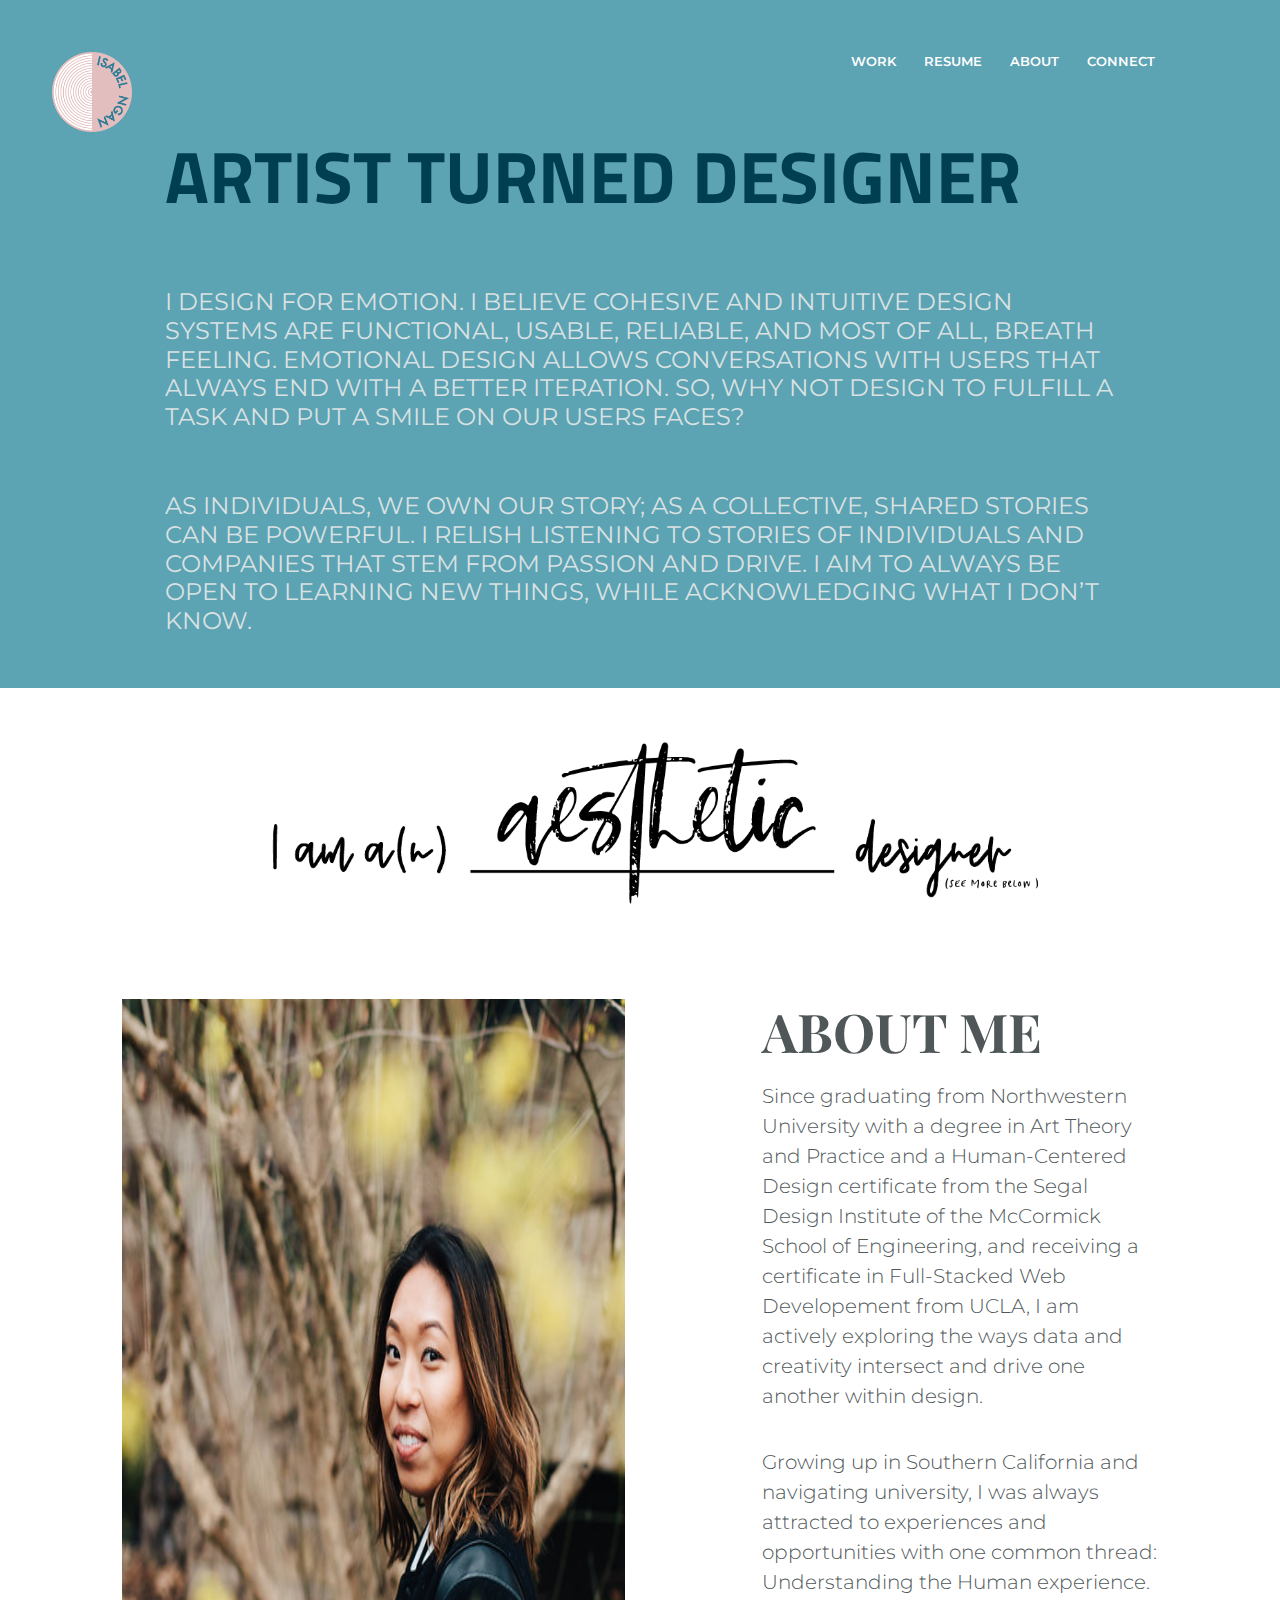
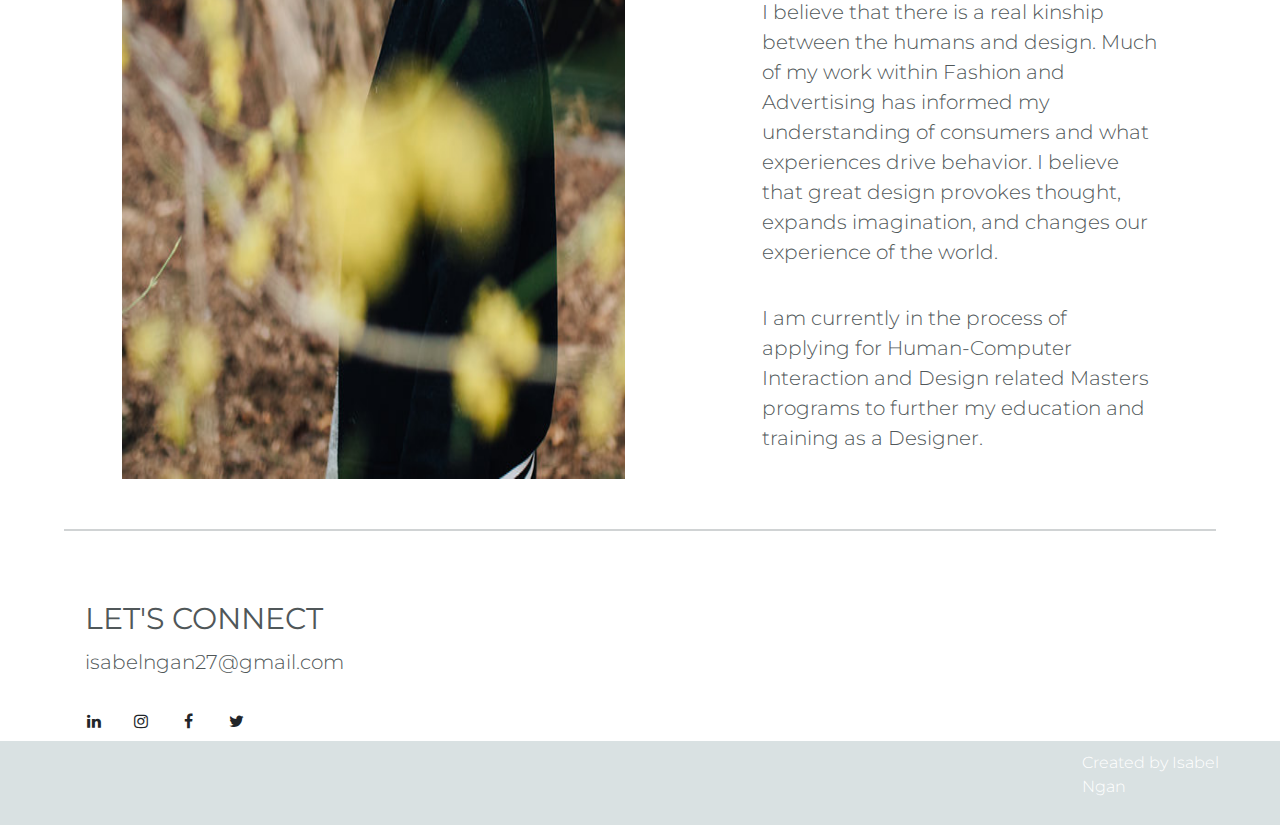
<file: index.html>
<!DOCTYPE html>
<html lang="en-us">

<header>
    <title>Isabel Ngan | About</title>
    <link rel="stylesheet" href="https://stackpath.bootstrapcdn.com/bootstrap/4.3.1/css/bootstrap.min.css"
        integrity="sha384-ggOyR0iXCbMQv3Xipma34MD+dH/1fQ784/j6cY/iJTQUOhcWr7x9JvoRxT2MZw1T" crossorigin="anonymous">
    <link rel="stylesheet" href="https://maxcdn.bootstrapcdn.com/font-awesome/4.5.0/css/font-awesome.min.css">
    <link rel="stylesheet" type="text/css" href="inganstyle.css">


    <!-----Font Links----->
    <!--Header font-->
    <link href="https://fonts.googleapis.com/css?family=Montserrat:800&display=swap" rel="stylesheet">
    <!--Body/Title3 Font-->
    <link href="https://fonts.googleapis.com/css?family=Montserrat:300,400,500&display=swap" rel="stylesheet">
    <!--Title2 Font-->
    <link href="https://fonts.googleapis.com/css?family=Playfair+Display:400,700&display=swap" rel="stylesheet">
    <!--Title1 Font-->
    <link href="https://fonts.googleapis.com/css?family=Titillium+Web:900&display=swap" rel="stylesheet">
</header>

<body>

    <!--Header-->
    <header class='container-fluid header'>

        <!--Navigation-->
        <nav class='row'>
            <!--Logo-->
            <div class='col-sm-3 col-lg-2'><img src="design logo_website.png" id="logo" alt="Isabel Ngan"></div>
            <!--Space-->
            <div class='col-sm-1 col-lg-6'></div>
            <div class='col-sm-8 col-lg-4'>
                <div class='row'>
                    <a href="https://ingan274.github.io/Bootstrap-Portfolio/work.html" class='list-inline-item'>
                        <div class='menu col-sm-3 col-lg-3'>WORK</div>
                    </a>
                    <a href="https://ingan274.github.io/Bootstrap-Portfolio/resume.html" class='list-inline-item'>
                        <div class='menu col-sm-3 col-lg-3'>RESUME</div>
                    </a>
                    <a href="https://ingan274.github.io/Bootstrap-Portfolio/" class='list-inline-item'>
                        <div class='menu col-sm-3 col-lg-3'>ABOUT</div>
                    </a>
                    <a href="https://ingan274.github.io/Bootstrap-Portfolio/connect.html" class='list-inline-item'>
                        <div class='menu col-sm-3 col-lg-3'>CONNECT</div>
                    </a>
                </div>
            </div>
        </nav>

        <!--Intro Txt-->
        <section class='container-fluid'>
            <div class='row'>
                <div class='col-1'></div>
                <h1 class='col aboutheadtitle'>Artist turned Designer</h1>
                <div class='col-1'></div>
            </div>
            <div class='row'>
                <div class='col-1'></div>
                <div class='col'>
                    <h3 class='headbody'>I design for emotion. I believe cohesive and intuitive design systems are
                        functional,
                        usable, reliable,
                        and most of all, breath feeling. Emotional design allows conversations with users that always
                        end with a
                        better iteration. So, why not design to fulfill a task and put a smile on our users faces?</h3>

                    <h3 class='headbody'>As individuals, we own our story; as a collective, shared stories can be
                        powerful. I
                        relish listening to
                        stories of individuals and companies that stem from passion and drive. I aim to always be open
                        to
                        learning new things, while acknowledging what I don’t know.</h3>
                </div>
                <div class='col-1'></div>
            </div>
        </section>
    </header>

    <!--Top GIF-->
    <section class='container-fluid'>
        <div class='row'>
            <div class='col-lg-1'></div>
            <img class='col-lg-10 col-sm-12 img-responsive' src="about-image/Design.gif" alt="I Am A Designer">
            <div class='col-lg-1'></div>
        </div>
    </section>

    <div class='backsection container-fluid'>
        <div class='row'>
            <div class='col-lg-1 col-md-1 col-sm-0'></div>
            <img class='col-lg-5 col-md-10 col-sm-12 img-responsive' src="about-image/websiteprofile.png"
                alt="Isabel Ngan">
            <div class='col-lg-1 col-sm-0 col-md-1'></div>
            <!--Background-->
            <div class='col-lg-4 col-sm-12 col-md-12'>
                <h2 id='backtitle'>About Me</h2>
                <p class='backbody'>Since graduating from Northwestern University with a degree in Art Theory and
                    Practice
                    and a Human-Centered Design certificate from the Segal Design Institute of the McCormick School of
                    Engineering, and receiving a certificate in Full-Stacked Web Developement from UCLA, I am actively
                    exploring the ways data and creativity intersect and drive one another within design. </p>

                <p class='backbody'>Growing up in Southern California and navigating university, I was always attracted
                    to
                    experiences and opportunities with one common thread: <span id='focus'>Understanding the Human
                        experience. </span> I believe that there is a real kinship between the humans and design. Much
                    of my
                    work within Fashion and Advertising has informed my understanding of consumers and what experiences
                    drive behavior. I believe that great design provokes thought, expands imagination, and changes our
                    experience of the world.</p>

                <p class='backbody'>I am currently in the process of applying for Human-Computer Interaction and Design
                    related
                    Masters programs to
                    further my education and training as a Designer.</p>
            </div>
            <div class='col-1'></div>
        </div>
    </div>

    <!--Let's Connect-->
    <section class='connect containter'>
        <div class='hline row'></div>
        <div class='container'>
            <div class='row'>
                <h3 class='col'>Let's Connect</h3>
                <div class='col-9'></div>
            </div>
            <div class='row'>
                <p class='col'>isabelngan27@gmail.com</p>
                <div class='col-9'></div>
            </div>
            <div class='row'>
                <!--Linkedin-->
                <a class="col btn btn-social-icon btn-linkedin">
                    <span class="fa fa-linkedin"></span>
                </a>
                <!--Instagram-->
                <a class="col btn btn-social-icon btn-instagram">
                    <span class="fa fa-instagram"></span>
                </a>
                <!--Facebook-->
                <a class="col btn btn-social-icon btn-facebook">
                    <span class="fa fa-facebook"></span>
                </a>
                <!--Twitter-->
                <a class="col btn btn-social-icon btn-twitter">
                    <span class="fa fa-twitter"></span>
                </a>
                <div class='col-md-10'></div>
            </div>
        </div>
    </section>

    <!--Footer-->
    <footer class="footer container-fluid">
        <secion class='row'>
            <div class='col-10'></div>
            <p class='footbody col-2'>Created by Isabel Ngan</p>
        </secion>
    </footer>

</body>

</html>
</file>
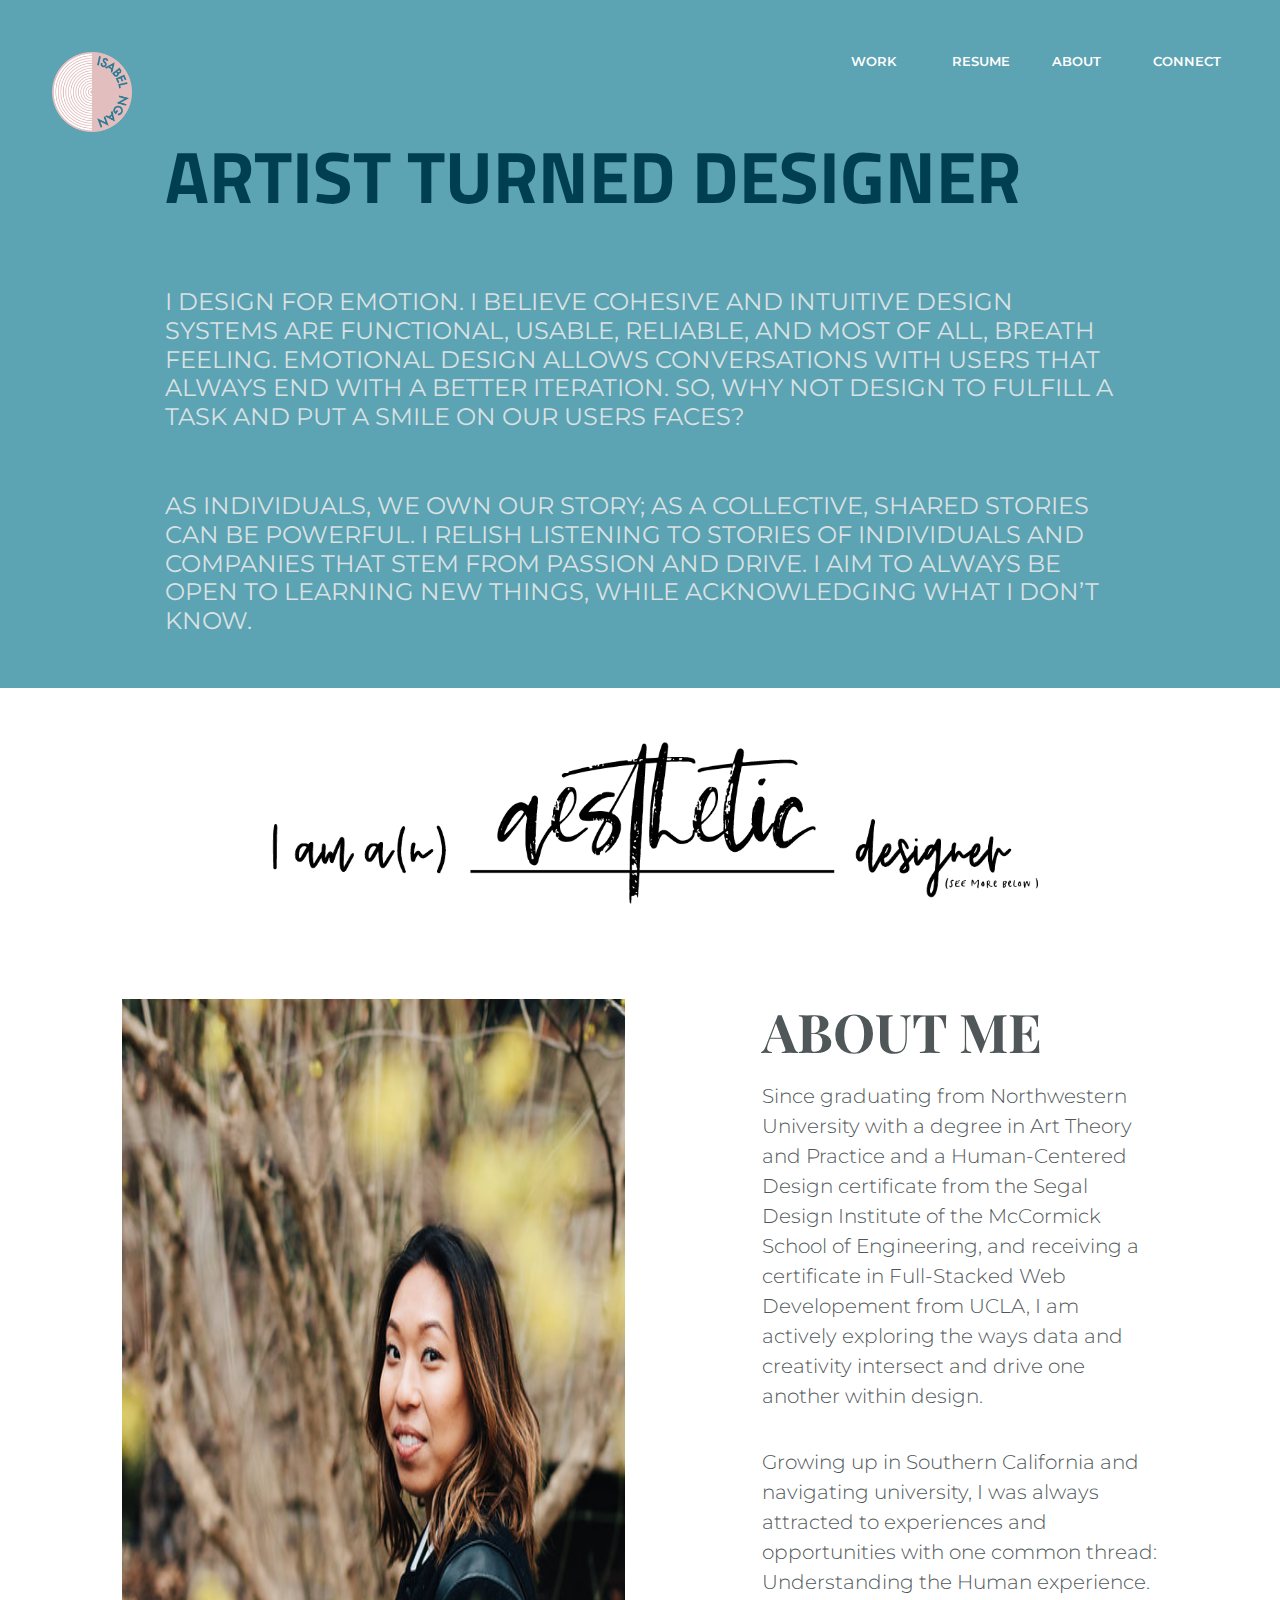
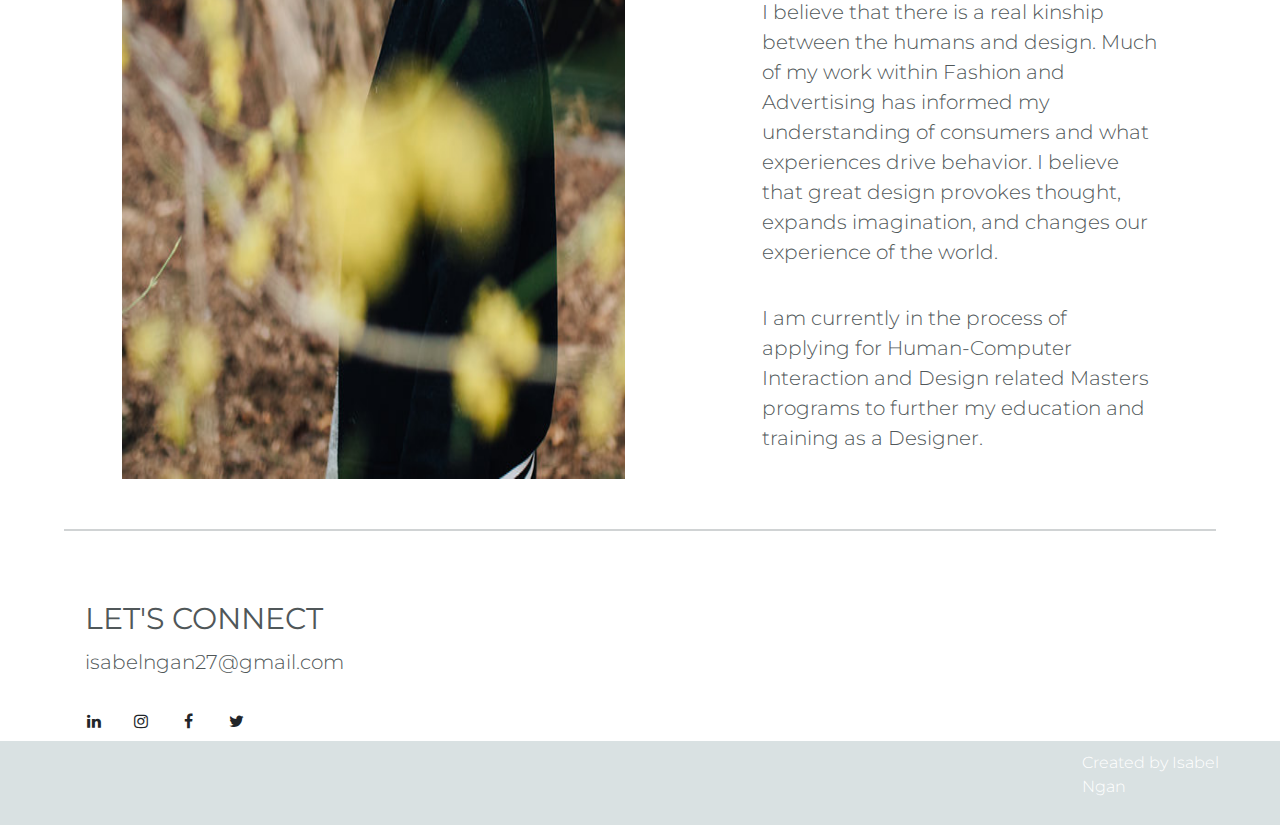
<file: about.html>
<!DOCTYPE html>
<html lang="en-us">

<header>
    <title>Isabel Ngan | About</title>
    <link rel="stylesheet" href="https://stackpath.bootstrapcdn.com/bootstrap/4.3.1/css/bootstrap.min.css"
        integrity="sha384-ggOyR0iXCbMQv3Xipma34MD+dH/1fQ784/j6cY/iJTQUOhcWr7x9JvoRxT2MZw1T" crossorigin="anonymous">
    <link rel="stylesheet" href="https://maxcdn.bootstrapcdn.com/font-awesome/4.5.0/css/font-awesome.min.css">
    <link rel="stylesheet" type="text/css" href="inganstyle.css">


    <!-----Font Links----->
    <!--Header font-->
    <link href="https://fonts.googleapis.com/css?family=Montserrat:800&display=swap" rel="stylesheet">
    <!--Body/Title3 Font-->
    <link href="https://fonts.googleapis.com/css?family=Montserrat:300,400,500&display=swap" rel="stylesheet">
    <!--Title2 Font-->
    <link href="https://fonts.googleapis.com/css?family=Playfair+Display:400,700&display=swap" rel="stylesheet">
    <!--Title1 Font-->
    <link href="https://fonts.googleapis.com/css?family=Titillium+Web:900&display=swap" rel="stylesheet">
</header>

<body>

    <!--Header-->
    <header class='container-fluid header'>

        <!--Navigation-->
        <nav class='row'>
            <!--Logo-->
            <div class='col-sm-3 col-lg-2'><img src="design logo_website.png" id="logo" alt="Isabel Ngan"></div>
            <!--Space-->
            <div class='col-sm-1 col-lg-6'></div>
            <div class='col-sm-8 col-lg-4'>
                <div class='row'>
                    <div class='menu col-sm-3 col-lg-3'>WORK</div>
                    <div class='menu col-sm-3 col-lg-3'>RESUME</div>
                    <div class='menu col-sm-3 col-lg-3'>ABOUT</div>
                    <div class='menu col-sm-3 col-lg-3'>CONNECT</div>
                </div>
            </div>
        </nav>

        <!--Intro Txt-->
        <section class='container-fluid'>
            <div class='row'>
                <div class='col-1'></div>
                <h1 class='col aboutheadtitle'>Artist turned Designer</h1>
                <div class='col-1'></div>
            </div>
            <div class='row'>
                <div class='col-1'></div>
                <div class='col'>
                    <h3 class='headbody'>I design for emotion. I believe cohesive and intuitive design systems are
                        functional,
                        usable, reliable,
                        and most of all, breath feeling. Emotional design allows conversations with users that always
                        end with a
                        better iteration. So, why not design to fulfill a task and put a smile on our users faces?</h3>

                    <h3 class='headbody'>As individuals, we own our story; as a collective, shared stories can be
                        powerful. I
                        relish listening to
                        stories of individuals and companies that stem from passion and drive. I aim to always be open
                        to
                        learning new things, while acknowledging what I don’t know.</h3>
                </div>
                <div class='col-1'></div>
            </div>
        </section>
    </header>

    <!--Top GIF-->
    <section class='container-fluid'>
        <div class='row'>
        <div class='col-lg-1'></div>
        <img class='col-lg-10 col-sm-12' src="about-image/Design.gif" alt="I Am A Designer">
        <div class='col-lg-1'></div>
    </div>
    </section>

    <div class='backsection container-fluid'>
        <div class='row'>
            <div class='col-1'></div>
            <img class='col-5' src="about-image/websiteprofile.png" alt="Isabel Ngan">
            <div class='col-1'></div>
            <!--Background-->
            <div class='col-4'>
                <h2 id='backtitle'>About Me</h2>
                <p class='backbody'>Since graduating from Northwestern University with a degree in Art Theory and
                    Practice
                    and a Human-Centered Design certificate from the Segal Design Institute of the McCormick School of
                    Engineering, and receiving a certificate in Full-Stacked Web Developement from UCLA, I am actively
                    exploring the ways data and creativity intersect and drive one another within design. </p>

                <p class='backbody'>Growing up in Southern California and navigating university, I was always attracted
                    to
                    experiences and opportunities with one common thread: <span id='focus'>Understanding the Human
                        experience. </span> I believe that there is a real kinship between the humans and design. Much
                    of my
                    work within Fashion and Advertising has informed my understanding of consumers and what experiences
                    drive behavior. I believe that great design provokes thought, expands imagination, and changes our
                    experience of the world.</p>

                <p class='backbody'>I am currently in the process of applying for Human-Computer Interaction and Design
                    related
                    Masters programs to
                    further my education and training as a Designer.</p>
            </div>
            <div class='col-1'></div>
        </div>
    </div>

    <!--Let's Connect-->
    <section class='connect containter'>
        <div class='hline row'></div>
        <div class='container'>
            <div class='row'>
                <h3 class='col'>Let's Connect</h3>
                <div class='col-9'></div>
            </div>
            <div class='row'>
                <p class='col'>isabelngan27@gmail.com</p>
                <div class='col-9'></div>
            </div>
            <div class='row'>
                <!--Linkedin-->
                <a class="col btn btn-social-icon btn-linkedin">
                    <span class="fa fa-linkedin"></span>
                </a>
                <!--Instagram-->
                <a class="col btn btn-social-icon btn-instagram">
                    <span class="fa fa-instagram"></span>
                </a>
                <!--Facebook-->
                <a class="col btn btn-social-icon btn-facebook">
                    <span class="fa fa-facebook"></span>
                </a>
                <!--Twitter-->
                <a class="col btn btn-social-icon btn-twitter">
                    <span class="fa fa-twitter"></span>
                </a>
                <div class='col-md-10'></div>
            </div>
        </div>
    </section>

    <!--Footer-->
    <footer class="footer container-fluid">
        <secion class='row'>
            <div class='col-10'></div>
            <p class='footbody col-2'>Created by Isabel Ngan</p>
        </secion>
    </footer>

</body>

</html>
</file>
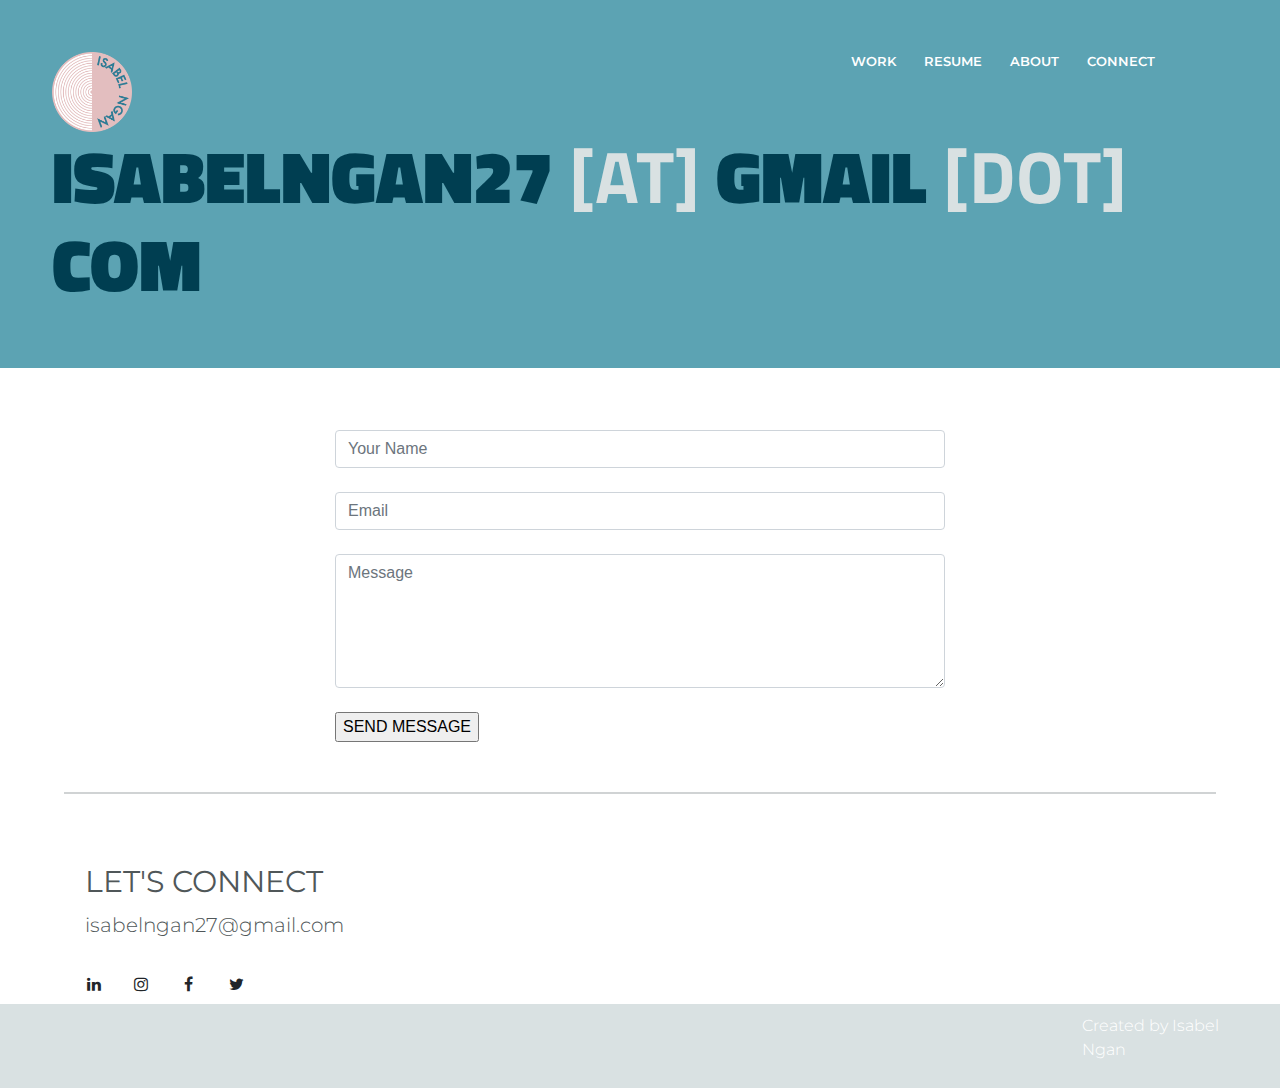
<file: connect.html>
<!DOCTYPE html>
<html lang="en-us">

<header>
    <title>Isabel Ngan | Contact</title>
    <link rel="stylesheet" href="https://stackpath.bootstrapcdn.com/bootstrap/4.3.1/css/bootstrap.min.css"
        integrity="sha384-ggOyR0iXCbMQv3Xipma34MD+dH/1fQ784/j6cY/iJTQUOhcWr7x9JvoRxT2MZw1T" crossorigin="anonymous">
    <link rel="stylesheet" href="https://maxcdn.bootstrapcdn.com/font-awesome/4.5.0/css/font-awesome.min.css">
    <link rel="stylesheet" type="text/css" href="inganstyle.css">

    <!-----Font Links----->
    <!--Header font-->
    <link href="https://fonts.googleapis.com/css?family=Montserrat:800&display=swap" rel="stylesheet">
    <!--Body/Title3 Font-->
    <link href="https://fonts.googleapis.com/css?family=Montserrat:300,400,500&display=swap" rel="stylesheet">
    <!--Title2 Font-->
    <link href="https://fonts.googleapis.com/css?family=Playfair+Display:400,700&display=swap" rel="stylesheet">
    <!--Title1 Font-->
    <link href="https://fonts.googleapis.com/css?family=Titillium+Web:700,900&display=swap" rel="stylesheet">

</header>

<body>
    <!--Header-->
    <header class='container-fluid header'>

        <!--Navigation-->
        <nav class='row'>
            <!--Logo-->
            <div class='col-sm-3 col-lg-2'><img src="design logo_website.png" id="logo" alt="Isabel Ngan"></div>
            <!--Space-->
            <div class='col-sm-1 col-lg-6'></div>
            <div class='col-sm-8 col-lg-4'>
                <div class='row'>
                    <a href="https://ingan274.github.io/Bootstrap-Portfolio/work.html" class='list-inline-item'>
                        <div class='menu col-sm-3 col-lg-3'>WORK</div>
                    </a>
                    <a href="https://ingan274.github.io/Bootstrap-Portfolio/resume.html" class='list-inline-item'>
                        <div class='menu col-sm-3 col-lg-3'>RESUME</div>
                    </a>
                    <a href="https://ingan274.github.io/Bootstrap-Portfolio/" class='list-inline-item'>
                        <div class='menu col-sm-3 col-lg-3'>ABOUT</div>
                    </a>
                    <a href="https://ingan274.github.io/Bootstrap-Portfolio/connect.html" class='list-inline-item'>
                        <div class='menu col-sm-3 col-lg-3'>CONNECT</div>
                    </a>
                </div>
            </div>
        </nav>

        <section class='container-fluid'>
            <div class='row'>
                <div class='col-1'></div>
                <h1 class='headtitle'>isabelngan27<span class='symbol'> [at] </span>gmail<span class='symbol'> [dot]
                    </span>com
                </h1>
                <div class='col-1'></div>
            </div>
        </section>
    </header>

    <div class='hlinetop row'></div>
    <!--CONTACT FORM-->

    <div class='container-fluid'>
        <div class='row'>
            <div class='col-lg-3 col-sm-0'></div>
            <form class='col-lg-6 col-sm-12' action=''>
                <input name='name' type='text' class='form-control' placeholder="Your Name" required>
                <br>
                <input name='email' type='text' class='form-control' placeholder="Email" required>
                <br>
                <textarea name='message' type='text' class='form-control' placeholder="Message" rows="5"
                    required></textarea><br>
                <input name='submit' class='button' id='submit' value="SEND MESSAGE" type="button" required>
            </form>
            <div class='col-lg-3 col-sm-12'></div>
        </div>
    </div>

    <!--Let's Connect-->
    <section class='connect containter'>


        <div class='hline'></div>

        <div class='container'>
            <div class='row'>
                <h3 class='col'>Let's Connect</h3>
                <div class='col-9'></div>
            </div>
            <div class='row'>
                <p class='col'>isabelngan27@gmail.com</p>
                <div class='col-9'></div>
            </div>
            <div class='row'>
                <!--Linkedin-->
                <a class="col btn btn-social-icon btn-linkedin">
                    <span class="fa fa-linkedin"></span>
                </a>
                <!--Instagram-->
                <a class="col btn btn-social-icon btn-instagram">
                    <span class="fa fa-instagram"></span>
                </a>
                <!--Facebook-->
                <a class="col btn btn-social-icon btn-facebook">
                    <span class="fa fa-facebook"></span>
                </a>
                <!--Twitter-->
                <a class="col btn btn-social-icon btn-twitter">
                    <span class="fa fa-twitter"></span>
                </a>
                <div class='col-md-10'></div>
            </div>
        </div>
    </section>

    <!--Footer-->
    <footer class="footer container-fluid">
        <secion class='row'>
            <div class='col-10'></div>
            <p class='footbody col-2'>Created by Isabel Ngan</p>
        </secion>
    </footer>

</body>

</html>
</file>
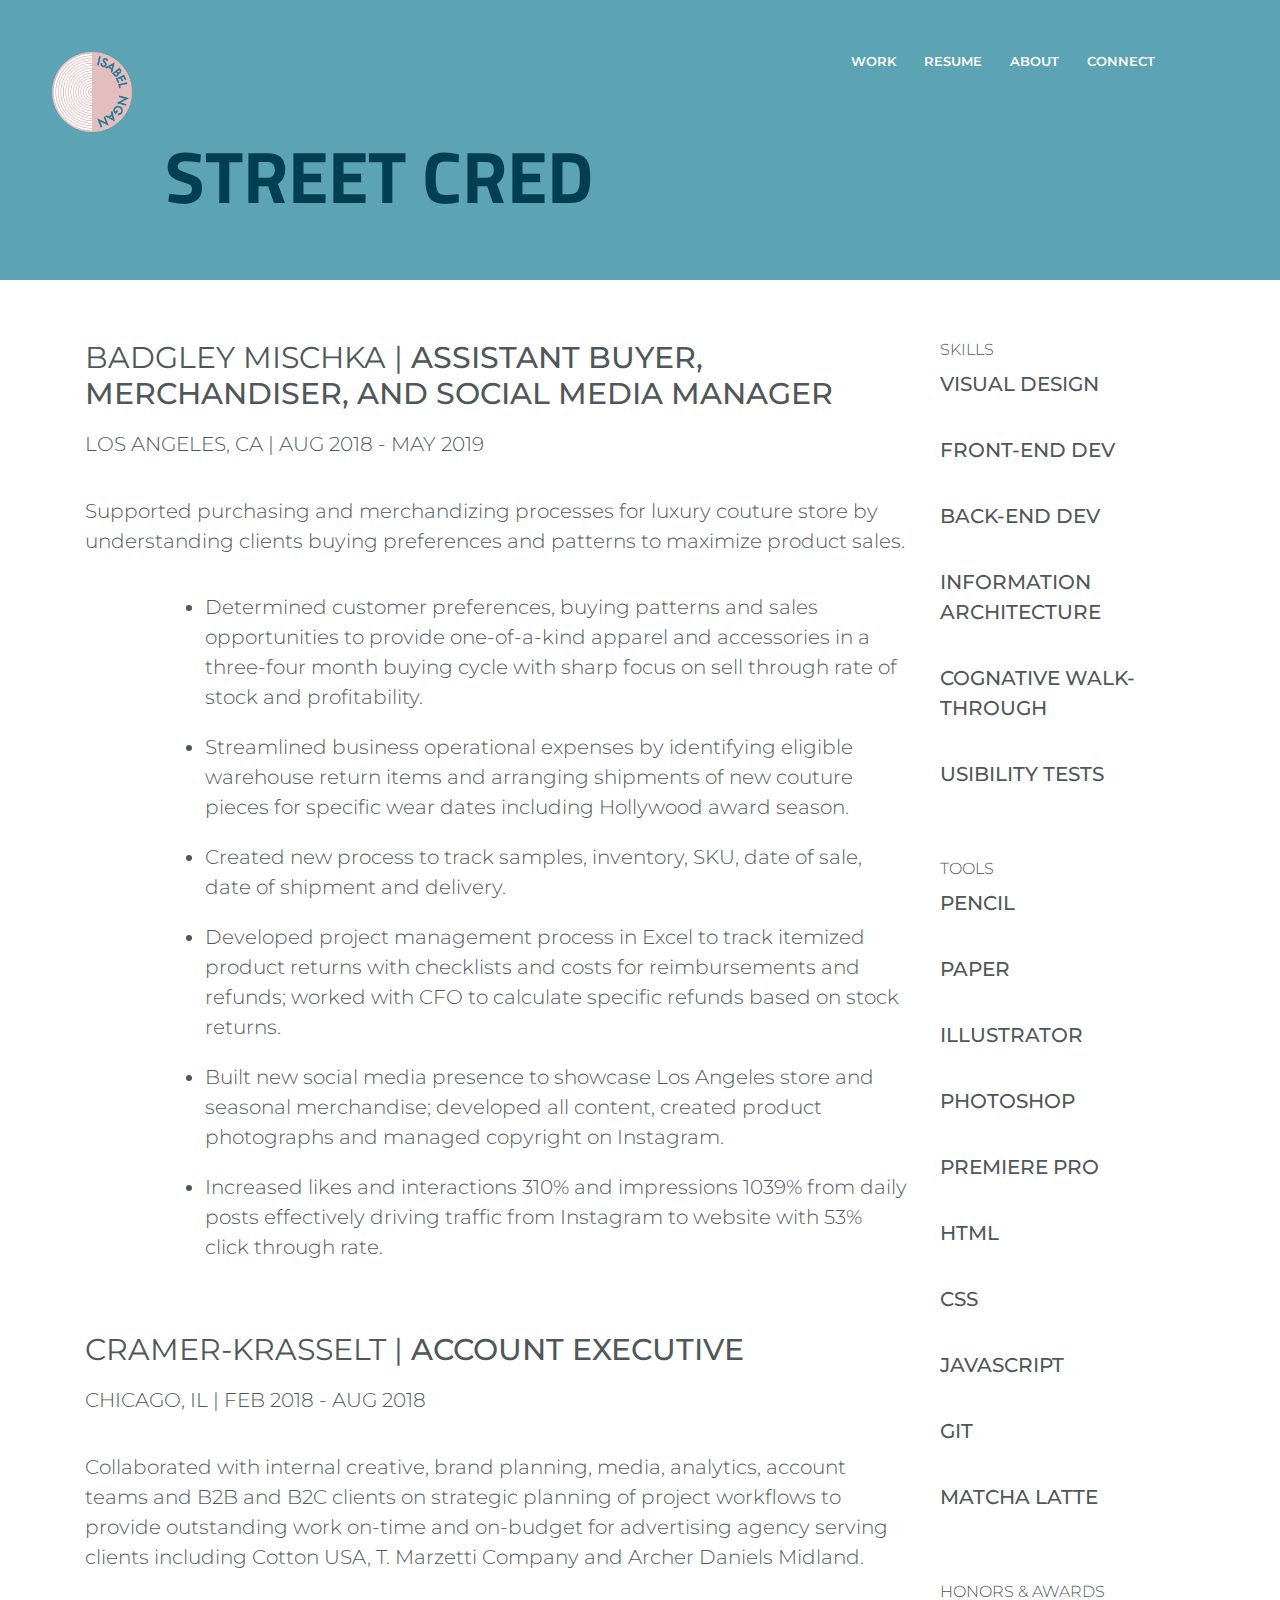
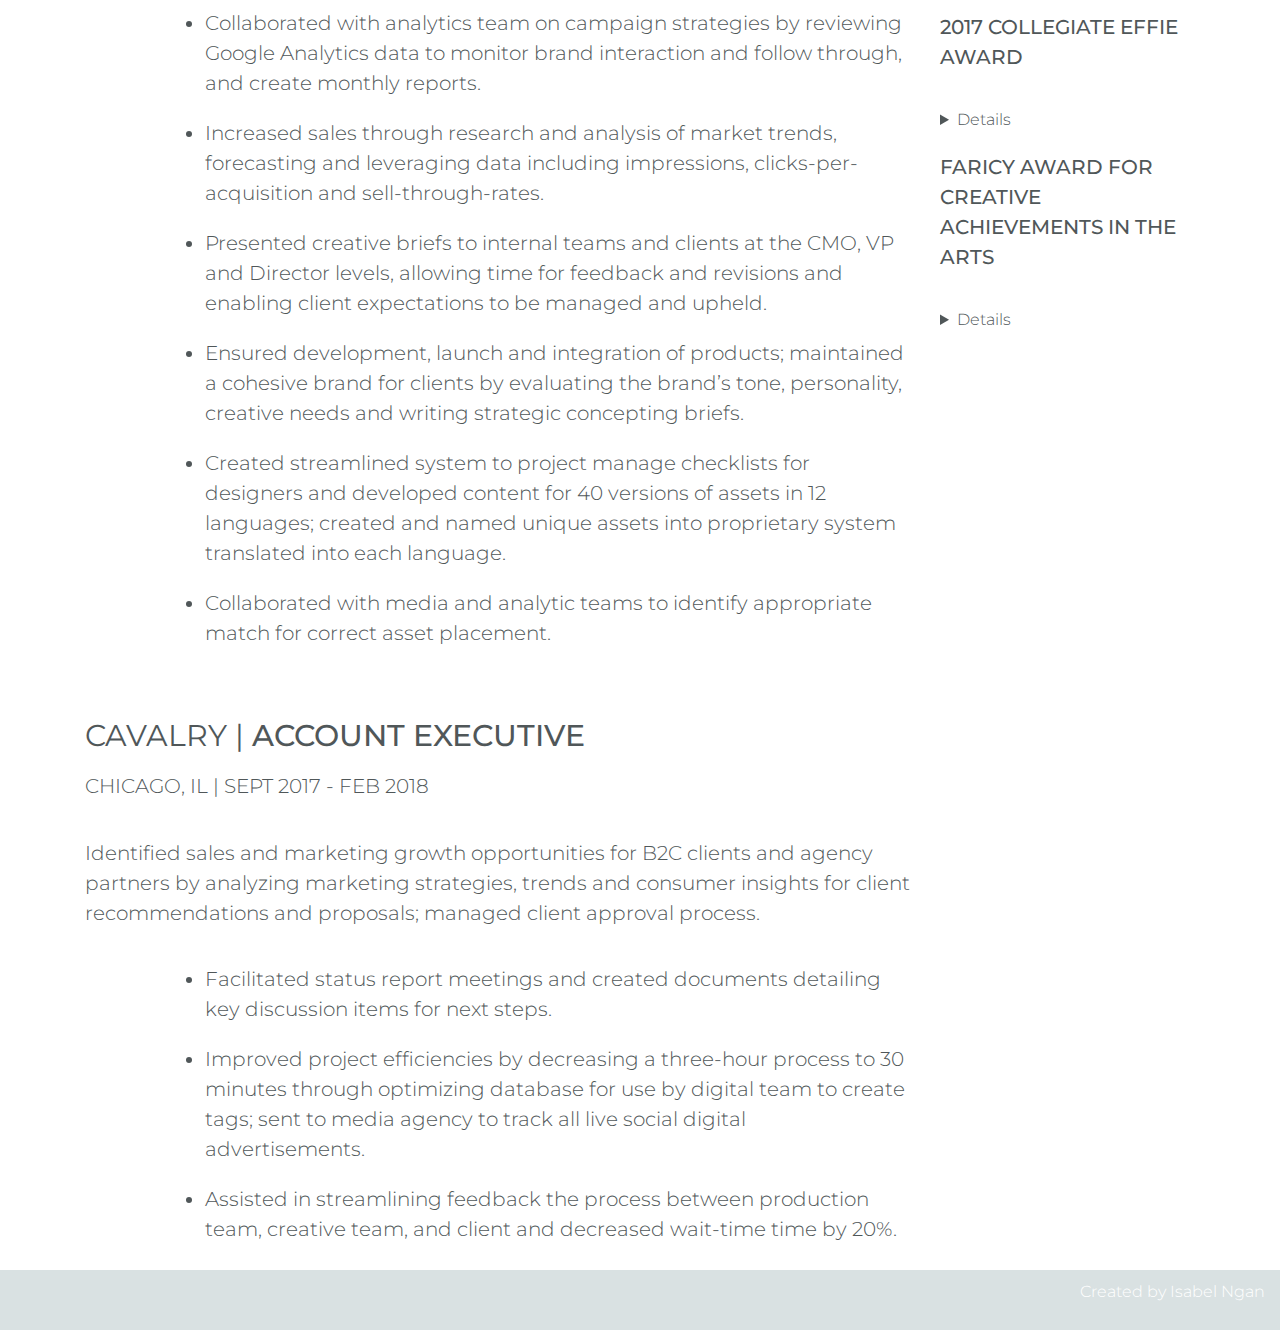
<file: resume.html>
<!DOCTYPE html>
<html lang="en-us">

<header>
    <title>Isabel Ngan | Resume</title>
    <link rel="stylesheet" href="https://stackpath.bootstrapcdn.com/bootstrap/4.3.1/css/bootstrap.min.css"
        integrity="sha384-ggOyR0iXCbMQv3Xipma34MD+dH/1fQ784/j6cY/iJTQUOhcWr7x9JvoRxT2MZw1T" crossorigin="anonymous">
    <link rel="stylesheet" href="https://maxcdn.bootstrapcdn.com/font-awesome/4.5.0/css/font-awesome.min.css">
    <link rel="stylesheet" type="text/css" href="inganstyle.css">

    <!-----Font Links----->
    <!--Header font-->
    <link href="https://fonts.googleapis.com/css?family=Montserrat:800&display=swap" rel="stylesheet">
    <!--Body/Title3 Font-->
    <link href="https://fonts.googleapis.com/css?family=Montserrat:300,400,500&display=swap" rel="stylesheet">
    <!--Title2 Font-->
    <link href="https://fonts.googleapis.com/css?family=Playfair+Display:400,700&display=swap" rel="stylesheet">
    <!--Title1 Font-->
    <link href="https://fonts.googleapis.com/css?family=Titillium+Web:900&display=swap" rel="stylesheet">
</header>

<body>

    <!--Header-->
    <header class='container-fluid header'>

        <!--Navigation-->
        <nav class='row'>
            <!--Logo-->
            <div class='col-sm-3 col-lg-2'><img src="design logo_website.png" id="logo" alt="Isabel Ngan"></div>
            <!--Space-->
            <div class='col-sm-1 col-lg-6'></div>
            <div class='col-sm-8 col-lg-4'>
                <div class='row'>
                    <a href="https://ingan274.github.io/Bootstrap-Portfolio/work.html" class='list-inline-item'>
                        <div class='menu col-sm-3 col-lg-3'>WORK</div>
                    </a>
                    <a href="https://ingan274.github.io/Bootstrap-Portfolio/resume.html" class='list-inline-item'>
                        <div class='menu col-sm-3 col-lg-3'>RESUME</div>
                    </a>
                    <a href="https://ingan274.github.io/Bootstrap-Portfolio/" class='list-inline-item'>
                        <div class='menu col-sm-3 col-lg-3'>ABOUT</div>
                    </a>
                    <a href="https://ingan274.github.io/Bootstrap-Portfolio/connect.html" class='list-inline-item'>
                        <div class='menu col-sm-3 col-lg-3'>CONNECT</div>
                    </a>
                </div>
            </div>
        </nav>

        <section class='container-fluid'>
            <div class='row'>
                <div class='col-1'></div>
                <h1 class='col aboutheadtitle'>Street Cred</h1>
                <div class='col-1'></div>
            </div>
        </section>
    </header>

    <!--RESUME-->
    <section class='resumepage container'>
        <section class='row'>
            <section class='experience col-9'>
                    <!--Badgley Mischka-->
                    <h3>Badgley Mischka | <span class='position'>Assistant Buyer, Merchandiser, and Social Media
                            Manager</span>
                    </h3>
                    <h3 class='expdetail'>Los Angeles, CA | Aug 2018 - May 2019</h3>
                    <p>Supported purchasing and merchandizing processes for luxury couture store by understanding
                        clients buying
                        preferences and patterns to maximize product sales.</p>
                    <ul>
                        <li>Determined customer preferences, buying patterns and sales opportunities to provide
                            one-of-a-kind
                            apparel and accessories in a three-four month buying cycle with sharp focus on sell through
                            rate of
                            stock and profitability.</li>
                        <li>Streamlined business operational expenses by identifying eligible warehouse return items and
                            arranging
                            shipments of new couture pieces for specific wear dates including Hollywood award season.
                        </li>
                        <li>Created new process to track samples, inventory, SKU, date of sale, date of shipment and
                            delivery.
                        </li>
                        <li>Developed project management process in Excel to track itemized product returns with
                            checklists and
                            costs for reimbursements and refunds; worked with CFO to calculate specific refunds based on
                            stock
                            returns.</li>
                        <li>Built new social media presence to showcase Los Angeles store and seasonal merchandise;
                            developed
                            all
                            content, created product photographs and managed copyright on Instagram.</li>
                        <li> Increased likes and interactions 310% and impressions 1039% from daily posts effectively
                            driving
                            traffic from Instagram to website with 53% click through rate.</li>
                    </ul>

                    <!--CK-->
                    <h3>Cramer-Krasselt | <span class='position'>Account Executive</span></h3>
                    <h3 class='expdetail'>Chicago, IL | Feb 2018 - Aug 2018</h3>
                    <p>Collaborated with internal creative, brand planning, media, analytics, account teams and B2B and
                        B2C
                        clients
                        on strategic planning of project workflows to provide outstanding work on-time and on-budget for
                        advertising
                        agency serving clients including Cotton USA, T. Marzetti Company and Archer Daniels Midland.</p>
                    <ul>
                        <li>Collaborated with analytics team on campaign strategies by reviewing Google Analytics data
                            to
                            monitor
                            brand interaction and follow through, and create monthly reports.</li>
                        <li>Increased sales through research and analysis of market trends, forecasting and leveraging
                            data
                            including impressions, clicks-per-acquisition and sell-through-rates.</li>
                        <li>Presented creative briefs to internal teams and clients at the CMO, VP and Director levels,
                            allowing
                            time for feedback and revisions and enabling client expectations to be managed and upheld.
                        </li>
                        <li>Ensured development, launch and integration of products; maintained a cohesive brand for
                            clients by
                            evaluating the brand’s tone, personality, creative needs and writing strategic concepting
                            briefs.
                        </li>
                        <li>Created streamlined system to project manage checklists for designers and developed content
                            for 40
                            versions of assets in 12 languages; created and named unique assets into proprietary system
                            translated
                            into each language.</li>
                        <li>Collaborated with media and analytic teams to identify appropriate match for correct asset
                            placement.
                        </li>
                    </ul>

                    <!--Cavalry-->
                    <h3>Cavalry | <span class='position'>Account Executive</span></h3>
                    <h3 class='expdetail'>Chicago, IL | Sept 2017 - Feb 2018</h3>
                    <p>Identified sales and marketing growth opportunities for B2C clients and agency partners by
                        analyzing
                        marketing
                        strategies, trends and consumer insights for client recommendations and proposals; managed
                        client
                        approval
                        process.</p>
                    <ul>
                        <li>Facilitated status report meetings and created documents detailing key discussion items for
                            next
                            steps.
                        </li>
                        <li>Improved project efficiencies by decreasing a three-hour process to 30 minutes through
                            optimizing
                            database
                            for use by digital team to create tags; sent to media agency to track all live social
                            digital
                            advertisements.</li>
                        <li>Assisted in streamlining feedback the process between production team, creative team, and
                            client and
                            decreased wait-time time by 20%.</li>
                    </ul>
            </section>
            </div>

            <section class='column col-3'>

                <section class='skillandtool'>
                    <h3 class='listtitle'>Skills</h3>
                    <p class='list'>Visual Design</p>
                    <p class='list'>Front-End Dev</p>
                    <p class='list'>Back-End Dev</p>
                    <p class='list'>Information Architecture</p>
                    <p class='list'>Cognative Walk-Through</p>
                    <p class='list'>Usibility Tests</p>

                    <h3 class='listtitle'>Tools</h3>
                    <p class='list'>Pencil</p>
                    <p class='list'>Paper</p>
                    <p class='list'>Illustrator</p>
                    <p class='list'>Photoshop</p>
                    <p class='list'>Premiere Pro</p>
                    <p class='list'>HTML</p>
                    <p class='list'>CSS</p>
                    <p class='list'>Javascript</p>
                    <p class='list'>Git</p>
                    <p class='list'>Matcha Latte</p>
                </section>

                <section class='honorsandawards'>
                    <h3 class='listtitle'>Honors & Awards</h3>
                    <p class='list'>2017 Collegiate Effie Award</p>
                    <details>First Place | Pitched to Cambell's internal Pace Salsa Team</details>
                    <p class='list'>Faricy Award for Creative Achievements in the Arts</p>
                    <details>Recognized for Senior Thesis | Exploring concent of hair and people's
                        interactions with it</details>

                </section>
            </section>
        </section>

    </section>

    <!--Footer-->
    <footer class="footer container-fluid">
        <secion class='row'>
            <div class='col'>
                <p class='float-right footbody'>Created by Isabel Ngan</p>
            </div>
        </secion>
    </footer>

</body>

</html>
</file>
<file: inganstyle.css>
/* ------OVERALL STYLING FONTS------ */

  /* H1 */
.aboutheadtitle {
    font-family: 'Titillium Web', sans-serif;
    color: #003E51;
    font-size: 55pt;
    text-transform: uppercase;
}

.headtitle {
    font-family: 'Titillium Web', sans-serif;
    color: #003E51;
    font-size: 55pt;
    text-transform: uppercase;
    font-weight: 900;
}

h1 {
    font-family: 'Titillium Web', sans-serif;
    color: #3F4444;
    font-size: 55pt;
    text-transform: uppercase;
    font-weight: 700;
}

 /* H2 */
h2 {
    font-family: 'Playfair Display', serif;
    color: #505759;
    font-size: 40pt;
    text-transform: uppercase;
    font-weight: 700;
}

/* H3 */
.headbody {
    font-family: 'Montserrat', sans-serif;
    color: #D9E1E2;
    font-size: 18pt;
    font-weight: 400;
}

h3 {
    font-family: 'Montserrat', sans-serif;
    color: #505759;
    font-size: 20pt;
    font-weight: 500;
    padding-top: 30px;
    padding-bottom: 30px;
}

.footbody {
    font-family: 'Montserrat', sans-serif;
    color: white;
    font-size: 12pt;
    font-weight: 300;
}

/* Body */

p {
    font-family: 'Montserrat', sans-serif;
    color: #505759;
    font-size: 15pt;
    font-weight: 300;
    padding-top: 10px;
    padding-bottom: 10px;
}

li {
    font-family: 'Montserrat', sans-serif;
    color: #505759;
    font-size: 15pt;
    font-weight: 300;
    padding-top: 10px;
    padding-bottom: 10px;
    margin-left: 80px;
    
}

/* -------------HEADER------------ */
.header {
    width: 100%;
    padding: 52px;
    background-color: #5CA3B3;
    
}

.menu {
    width: 100%;
    padding-right: 10px;
    padding-left: 10px;
    font-family: 'Montserrat', sans-serif;
    color: white;
    font-size: 10pt;
    font-weight: 600;  
}

.menu:hover{
    color: #003E51;
}

.menu:active{
    color: #003241;
}

/* Logo */
#logo {
    width: 80px;
    height: 80px;
}


/* ------- LETS CONNECT-------- */
.hline { 
    height:2px;
    background: #D0D3D4;
    width: 90%;
    margin: 10px auto;
    margin-top: 50px;

}

.hlinetop { 
    height:2px;
    background: #5CA3B;
    width: 90%;
    margin: 10px auto;
    margin-bottom: 50px;

}

 /* -------Footer Box-------- */
 .footer {
    background-color: #D9E1E2;
}


/*------------PAGE SPECIFIC ------------------*/

/* WORK PAGE */
.work1 {
    background: url(work-image/robert-zunikoff-53898-unsplash.jpg);
    height: 400px;
    background-size: 100%;
    line-height: 1.4;
    padding: 120px 50px 50px 50px;
}


.work2 {
    background: url(work-image/brendan-miranda-652484-unsplash.jpg);
    height: 400px;
    background-size: 100%;
    line-height: 1.4;
    padding: 120px 50px 50px 50px;
}

.work3 {
    background: url(work-image/zach-lucero-802489-unsplash.jpg);
    height: 400px;
    background-size: 100%;
    line-height: 1.4;
    padding: 120px 50px 50px 50px;
}

.work4 {
    background: url(work-image/aleks-dorohovich-1089460-unsplash.jpg);
    height: 400px;
    background-size: 100%;
    line-height: 1.4;
    padding: 120px 50px 50px 50px;
}

.work5 {
    background: url(work-image/marcus-wallis-607534-unsplash.jpg);
    height: 400px;
    background-size: 100%;
    line-height: 1.4;
    padding: 120px 50px 50px 50px;
}

.worktitle {
    width: 100%;
    height: 80px;
    background-color:rgba(255, 255, 255, 0.7);
  

}
/* RESUME PAGE*/

.listtitle {
    font-weight: 300;
    font-size: 12pt;
}

.list {
    text-transform: uppercase;
    font-weight: 500;
}

details {
    font-family: 'Montserrat', sans-serif;
    color: #505759;
    font-size: 12pt;
    font-weight: 300;
    padding-top: 10px;
    padding-bottom: 10px;
}

.position {
    font-weight: 500;
}

.expdetail {
    font-weight: 300;
    padding-top: 20px;
    padding-bottom: 30px;
    margin-top: 0px;
    font-size: 20px;
}

h3 {
    margin-top: 30px;
    margin-bottom: 0px;
    padding-bottom: 0px;
    font-size: 30px;
    text-transform: uppercase;
    font-weight: 400;
}

/* CONNECT PAGE */
.symbol {
    color: #D9E1E2;
    font-weight: 700;
}
</file>
